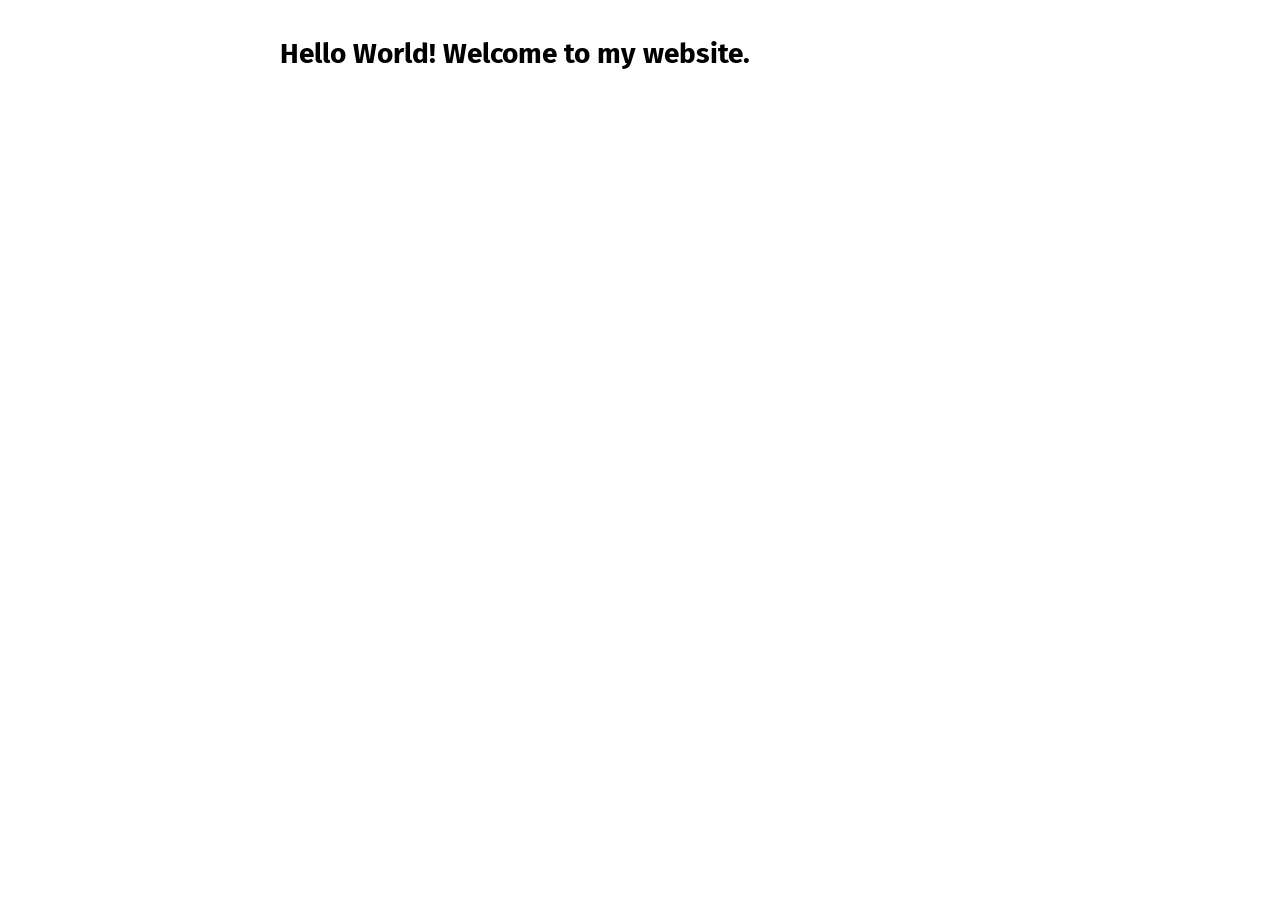
<file: index.html>
<!DOCTYPE html>
<html lang="en">
<head>
  <meta charset="UTF-8">
  <meta name="viewport" content="width=device-width, initial-scale=1.0">
  <title>pascalpatel06</title>
  <link rel="stylesheet" href="/style.css">
</head>
<body>
  <h1>Hello World! Welcome to my website.</h1>
</body>
</html>
</file>
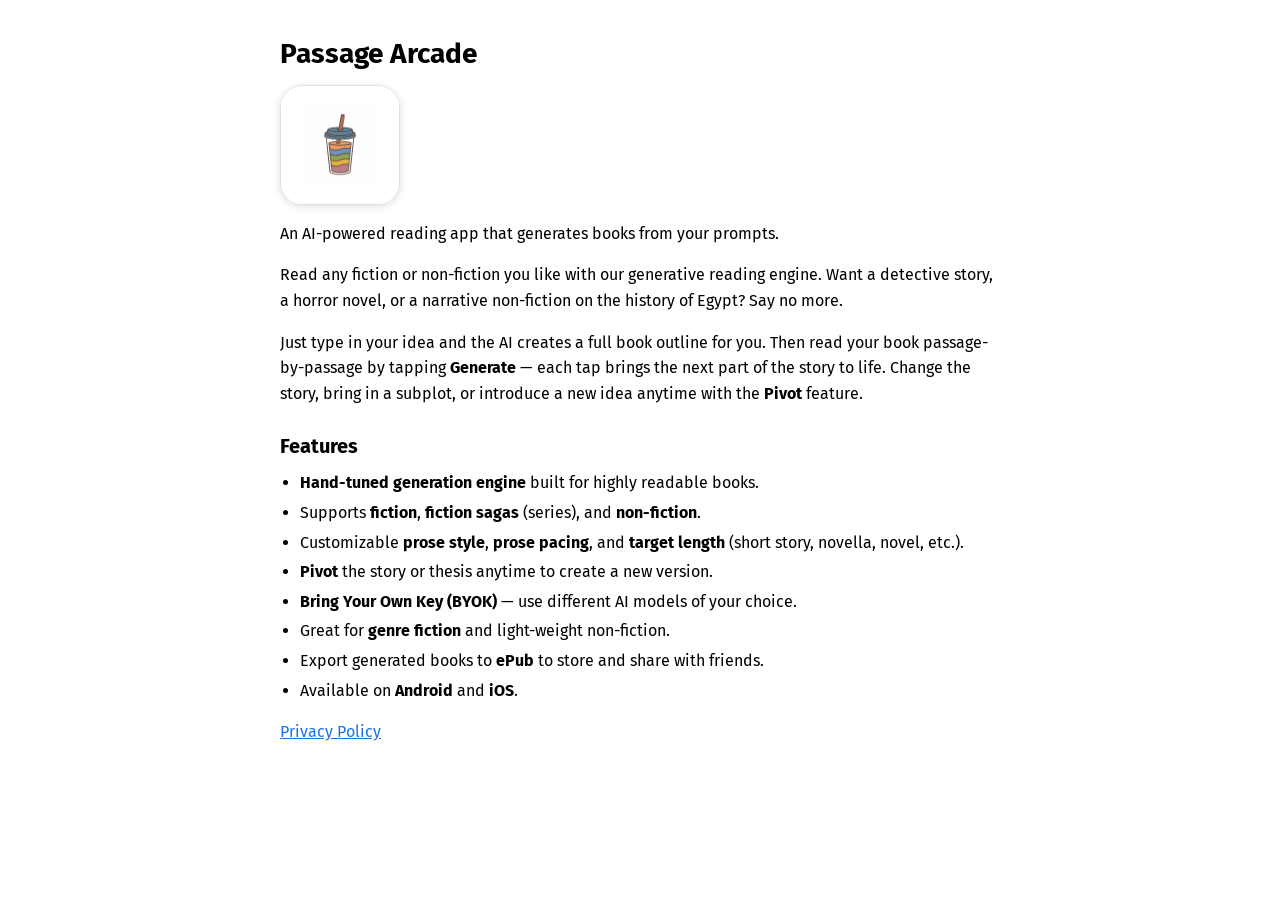
<file: arcade/index.html>
<!DOCTYPE html>
<html lang="en">
<head>
  <meta charset="UTF-8">
  <meta name="viewport" content="width=device-width, initial-scale=1.0">
  <title>Passage Arcade</title>
  <link rel="stylesheet" href="/style.css">
</head>
<body>
  <h1>Passage Arcade</h1>
  <img src="app-icon.png" alt="Passage Arcade" class="app-icon">
  <p>An AI-powered reading app that generates books from your prompts.</p>

  <p>Read any fiction or non-fiction you like with our generative reading engine. Want a detective story, a horror novel, or a narrative non-fiction on the history of Egypt? Say no more.</p>

  <p>Just type in your idea and the AI creates a full book outline for you. Then read your book passage-by-passage by tapping <strong>Generate</strong> — each tap brings the next part of the story to life. Change the story, bring in a subplot, or introduce a new idea anytime with the <strong>Pivot</strong> feature.</p>

  <h2>Features</h2>
  <ul>
    <li><strong>Hand-tuned generation engine</strong> built for highly readable books.</li>
    <li>Supports <strong>fiction</strong>, <strong>fiction sagas</strong> (series), and <strong>non-fiction</strong>.</li>
    <li>Customizable <strong>prose style</strong>, <strong>prose pacing</strong>, and <strong>target length</strong> (short story, novella, novel, etc.).</li>
    <li><strong>Pivot</strong> the story or thesis anytime to create a new version.</li>
    <li><strong>Bring Your Own Key (BYOK)</strong> — use different AI models of your choice.</li>
    <li>Great for <strong>genre fiction</strong> and light-weight non-fiction.</li>
    <li>Export generated books to <strong>ePub</strong> to store and share with friends.</li>
    <li>Available on <strong>Android</strong> and <strong>iOS</strong>.</li>
  </ul>

  <p><a href="policy/">Privacy Policy</a></p>
</body>
</html>
</file>
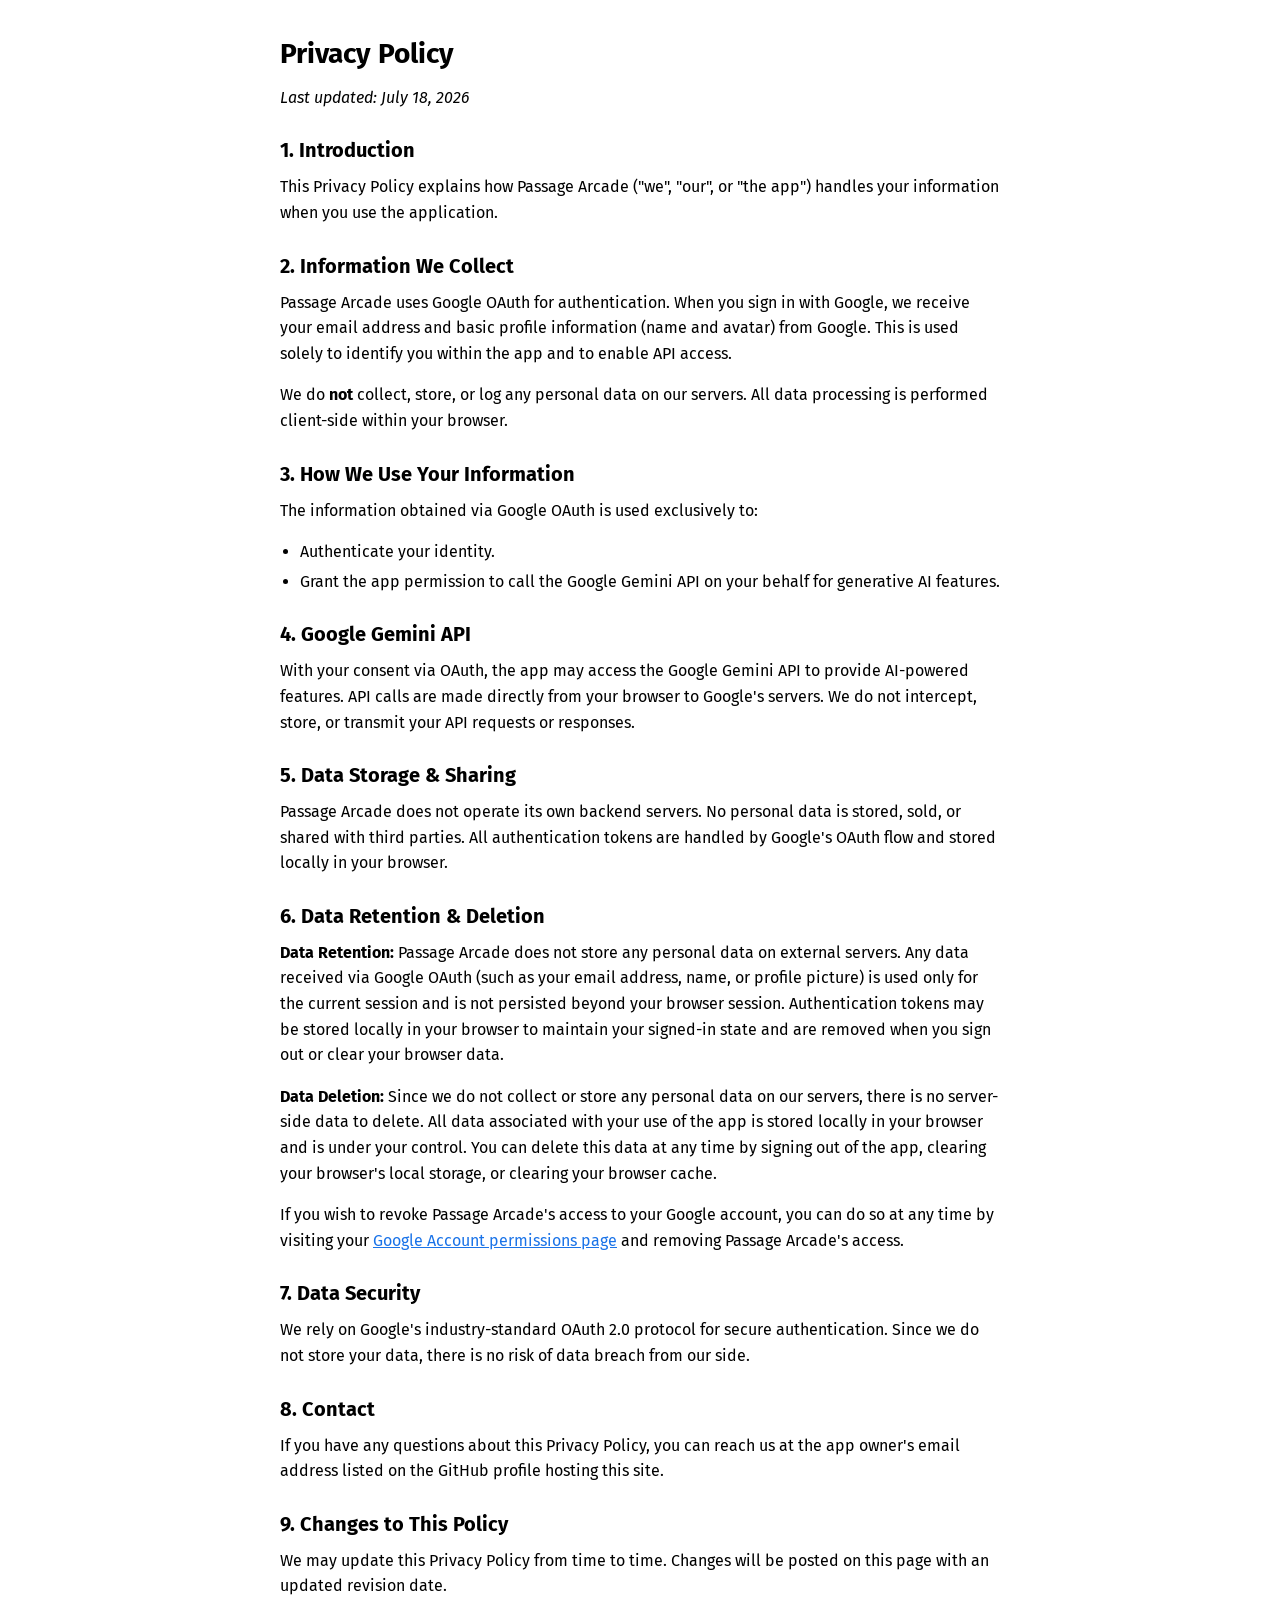
<file: arcade/policy/index.html>
<!DOCTYPE html>
<html lang="en">
<head>
  <meta charset="UTF-8">
  <meta name="viewport" content="width=device-width, initial-scale=1.0">
  <title>Privacy Policy - Passage Arcade</title>
  <link rel="stylesheet" href="/style.css">
</head>
<body>
  <h1>Privacy Policy</h1>
  <p><em>Last updated: July 18, 2026</em></p>

  <h2>1. Introduction</h2>
  <p>This Privacy Policy explains how Passage Arcade ("we", "our", or "the app") handles your information when you use the application.</p>

  <h2>2. Information We Collect</h2>
  <p>Passage Arcade uses Google OAuth for authentication. When you sign in with Google, we receive your email address and basic profile information (name and avatar) from Google. This is used solely to identify you within the app and to enable API access.</p>
  <p>We do <strong>not</strong> collect, store, or log any personal data on our servers. All data processing is performed client-side within your browser.</p>

  <h2>3. How We Use Your Information</h2>
  <p>The information obtained via Google OAuth is used exclusively to:</p>
  <ul>
    <li>Authenticate your identity.</li>
    <li>Grant the app permission to call the Google Gemini API on your behalf for generative AI features.</li>
  </ul>

  <h2>4. Google Gemini API</h2>
  <p>With your consent via OAuth, the app may access the Google Gemini API to provide AI-powered features. API calls are made directly from your browser to Google's servers. We do not intercept, store, or transmit your API requests or responses.</p>

  <h2>5. Data Storage & Sharing</h2>
  <p>Passage Arcade does not operate its own backend servers. No personal data is stored, sold, or shared with third parties. All authentication tokens are handled by Google's OAuth flow and stored locally in your browser.</p>

  <h2>6. Data Retention & Deletion</h2>
  <p><strong>Data Retention:</strong> Passage Arcade does not store any personal data on external servers. Any data received via Google OAuth (such as your email address, name, or profile picture) is used only for the current session and is not persisted beyond your browser session. Authentication tokens may be stored locally in your browser to maintain your signed-in state and are removed when you sign out or clear your browser data.</p>
  <p><strong>Data Deletion:</strong> Since we do not collect or store any personal data on our servers, there is no server-side data to delete. All data associated with your use of the app is stored locally in your browser and is under your control. You can delete this data at any time by signing out of the app, clearing your browser's local storage, or clearing your browser cache.</p>
  <p>If you wish to revoke Passage Arcade's access to your Google account, you can do so at any time by visiting your <a href="https://myaccount.google.com/permissions" target="_blank" rel="noopener noreferrer">Google Account permissions page</a> and removing Passage Arcade's access.</p>

  <h2>7. Data Security</h2>
  <p>We rely on Google's industry-standard OAuth 2.0 protocol for secure authentication. Since we do not store your data, there is no risk of data breach from our side.</p>

  <h2>8. Contact</h2>
  <p>If you have any questions about this Privacy Policy, you can reach us at the app owner's email address listed on the GitHub profile hosting this site.</p>

  <h2>9. Changes to This Policy</h2>
  <p>We may update this Privacy Policy from time to time. Changes will be posted on this page with an updated revision date.</p>
</body>
</html>
</file>
<file: style.css>
@import url('https://fonts.googleapis.com/css2?family=Fira+Sans:wght@400;700&display=swap');

* {
  margin: 0;
  padding: 0;
  box-sizing: border-box;
}

html {
  font-size: 16px;
}

body {
  font-family: 'Fira Sans', sans-serif;
  background: #fff;
  color: #000;
  line-height: 1.6;
  max-width: 48rem;
  margin: 0 auto;
  padding: 2rem 1.5rem;
  min-height: 100vh;
}

a {
  color: #1a73e8;
}

a:hover {
  opacity: 0.8;
}

h1 {
  font-size: 1.75rem;
  margin-bottom: 0.5rem;
}

h2 {
  font-size: 1.25rem;
  margin-top: 1.5rem;
  margin-bottom: 0.5rem;
}

p {
  margin-bottom: 1rem;
}

ul {
  margin-bottom: 1rem;
  padding-left: 1.25rem;
}

li {
  margin-bottom: 0.25rem;
}

.app-icon {
  display: block;
  max-width: 120px;
  height: auto;
  margin-bottom: 1rem;
  border-radius: 22px;
  border: 1px solid #e0e0e0;
  box-shadow: 0 2px 8px rgba(0,0,0,0.12);
}
</file>
